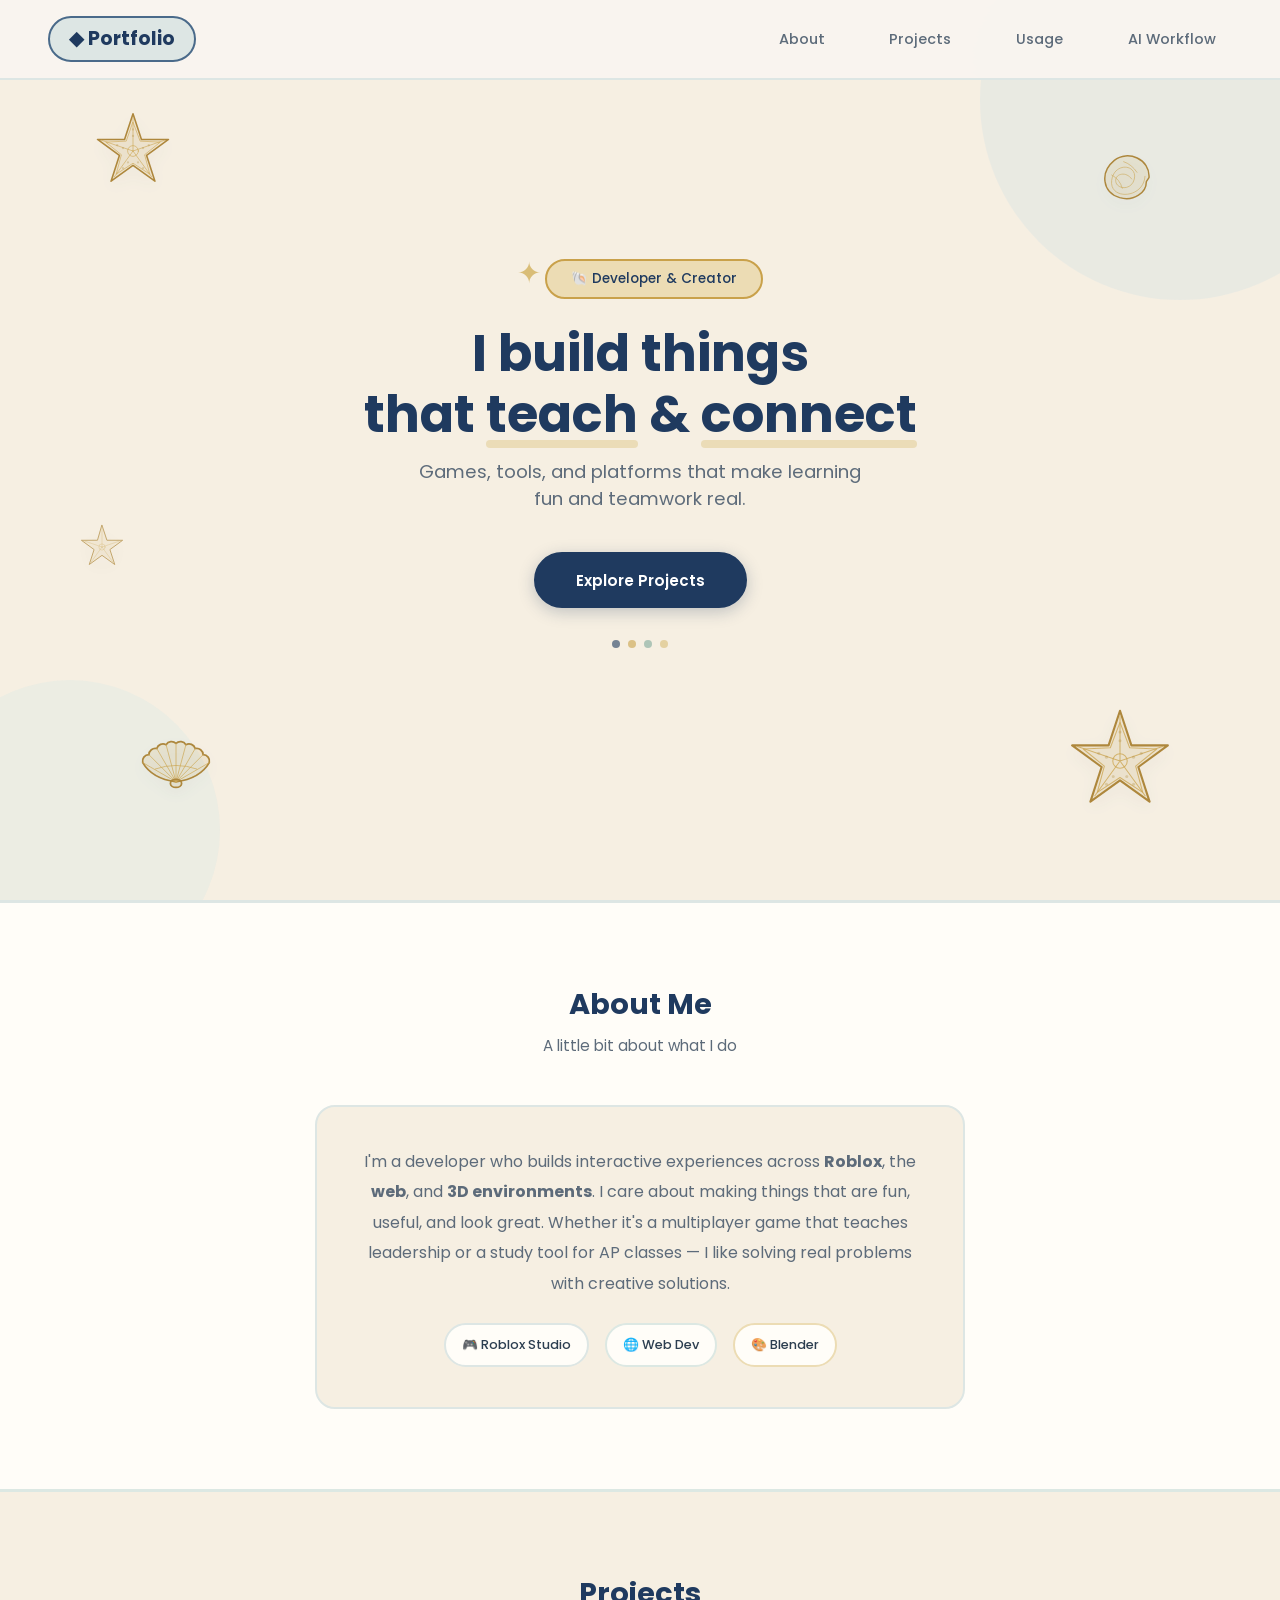
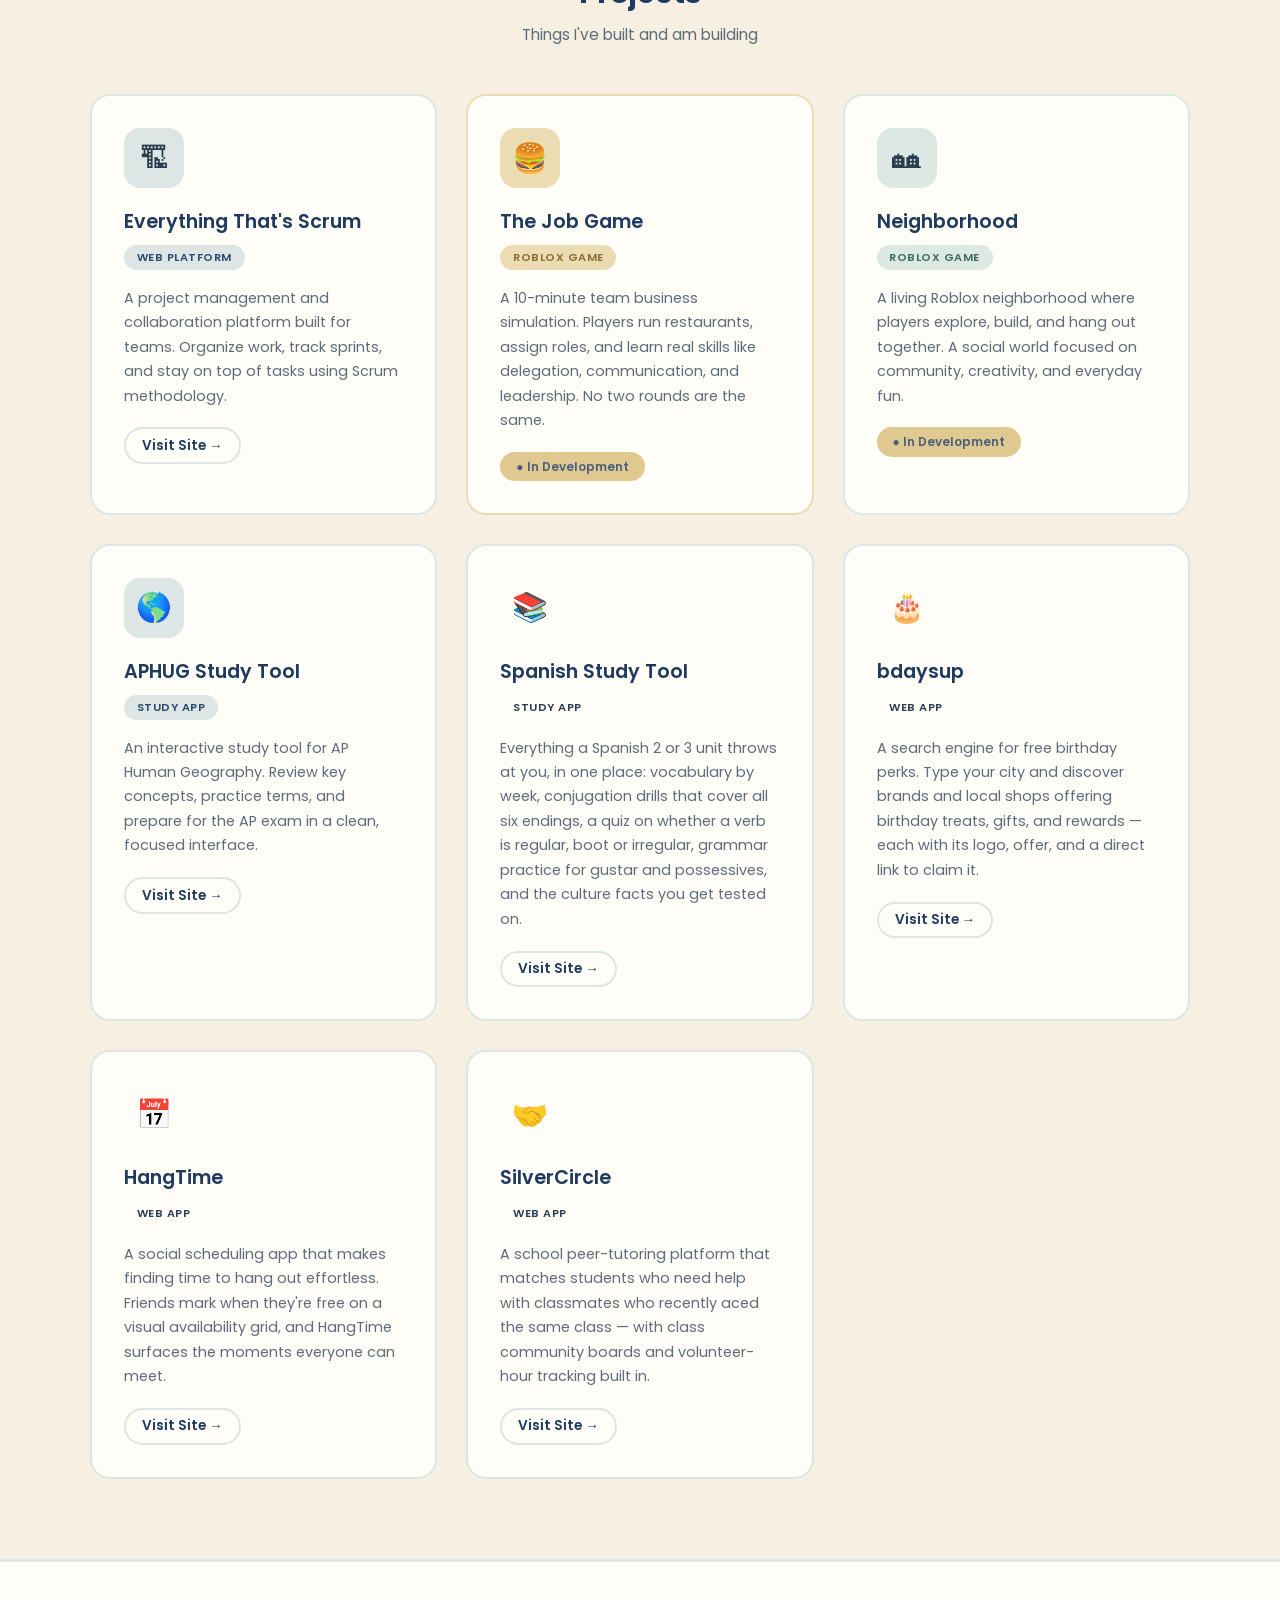
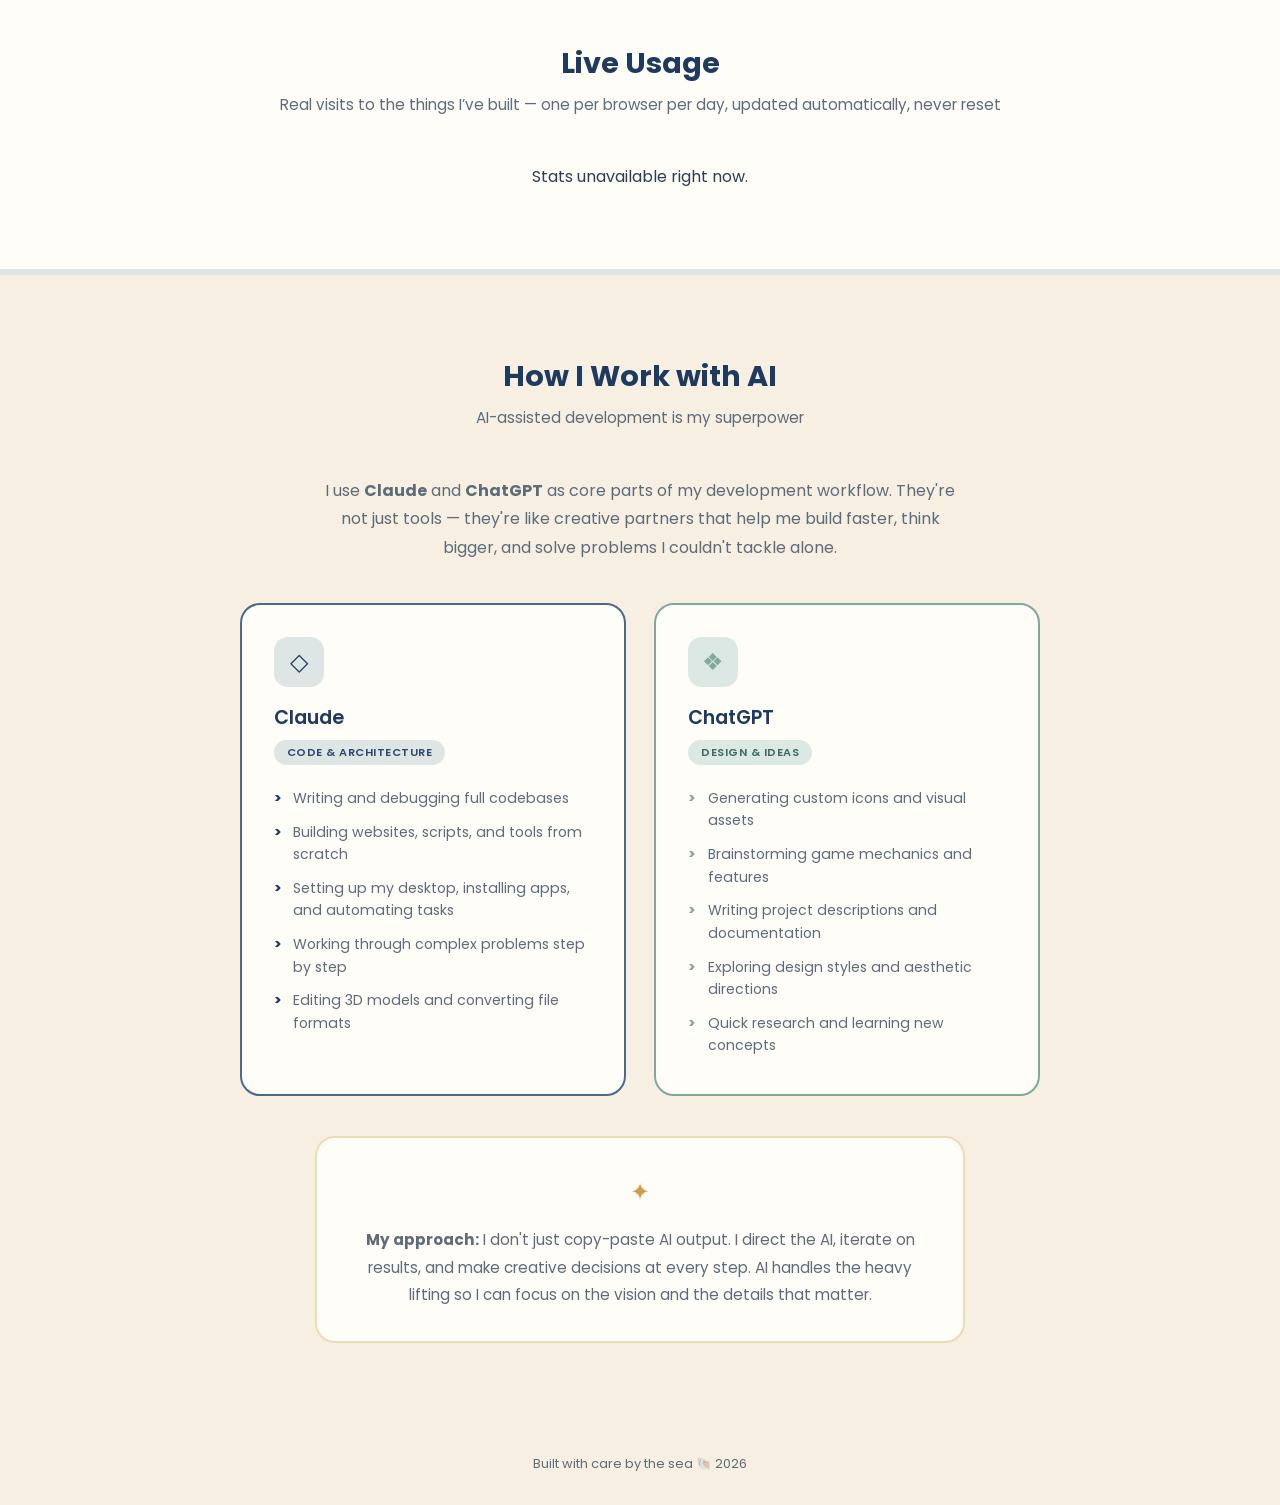
<file: index.html>
<!DOCTYPE html>
<html lang="en">
<head>
    <meta charset="UTF-8">
    <meta name="viewport" content="width=device-width, initial-scale=1.0">
    <title>My Portfolio</title>
    <link rel="stylesheet" href="style.css?v=2">
    <link href="https://fonts.googleapis.com/css2?family=Poppins:wght@300;400;500;600;700&display=swap" rel="stylesheet">
</head>
<body>
    <nav>
        <div class="nav-brand">&#9670; Portfolio</div>
        <div class="nav-links">
            <a href="#about">About</a>
            <a href="#projects">Projects</a>
            <a href="#usage">Usage</a>
            <a href="#ai-workflow">AI Workflow</a>
        </div>
    </nav>

    <section class="hero">
        <!-- Detailed line-art starfish -->
        <svg class="deco sf1" viewBox="0 0 120 120" aria-hidden="true">
            <path class="shape" d="M60 8 L71.8 43.8 L109.5 43.9 L79 66.2 L90.6 102.1 L60 80 L29.4 102.1 L41 66.2 L10.5 43.9 L48.2 43.8 Z"/>
            <path class="trace" d="M60 20 L70 46.25 L98 47.6 L76.2 65.25 L83.5 92.4 L60 77 L36.5 92.4 L43.8 65.25 L22 47.6 L50 46.25 Z"/>
            <path class="trace" d="M60 60 L60 14 M60 60 L104 45 M60 60 L86 96 M60 60 L34 96 M60 60 L16 45"/>
            <circle class="trace" cx="60" cy="60" r="7.5"/>
            <g class="dot">
                <circle cx="60" cy="30" r="1.6"/><circle cx="60" cy="39" r="1.6"/>
                <circle cx="82" cy="52" r="1.6"/><circle cx="74" cy="56" r="1.6"/>
                <circle cx="74" cy="84" r="1.6"/><circle cx="67" cy="76" r="1.6"/>
                <circle cx="46" cy="84" r="1.6"/><circle cx="53" cy="76" r="1.6"/>
                <circle cx="38" cy="52" r="1.6"/><circle cx="46" cy="56" r="1.6"/>
            </g>
        </svg>
        <svg class="deco sf2" viewBox="0 0 120 120" aria-hidden="true">
            <path class="shape" d="M60 8 L71.8 43.8 L109.5 43.9 L79 66.2 L90.6 102.1 L60 80 L29.4 102.1 L41 66.2 L10.5 43.9 L48.2 43.8 Z"/>
            <path class="trace" d="M60 20 L70 46.25 L98 47.6 L76.2 65.25 L83.5 92.4 L60 77 L36.5 92.4 L43.8 65.25 L22 47.6 L50 46.25 Z"/>
            <path class="trace" d="M60 60 L60 14 M60 60 L104 45 M60 60 L86 96 M60 60 L34 96 M60 60 L16 45"/>
            <circle class="trace" cx="60" cy="60" r="7.5"/>
            <g class="dot">
                <circle cx="60" cy="30" r="1.6"/><circle cx="60" cy="39" r="1.6"/>
                <circle cx="82" cy="52" r="1.6"/><circle cx="74" cy="56" r="1.6"/>
                <circle cx="74" cy="84" r="1.6"/><circle cx="67" cy="76" r="1.6"/>
                <circle cx="46" cy="84" r="1.6"/><circle cx="53" cy="76" r="1.6"/>
                <circle cx="38" cy="52" r="1.6"/><circle cx="46" cy="56" r="1.6"/>
            </g>
        </svg>
        <svg class="deco sf3" viewBox="0 0 120 120" aria-hidden="true">
            <path class="shape" d="M60 8 L71.8 43.8 L109.5 43.9 L79 66.2 L90.6 102.1 L60 80 L29.4 102.1 L41 66.2 L10.5 43.9 L48.2 43.8 Z"/>
            <path class="trace" d="M60 60 L60 14 M60 60 L104 45 M60 60 L86 96 M60 60 L34 96 M60 60 L16 45"/>
            <circle class="trace" cx="60" cy="60" r="7.5"/>
        </svg>
        <!-- Ribbed scallop shell -->
        <svg class="deco shell1" viewBox="0 0 120 120" aria-hidden="true">
            <path class="shape" d="M60 96 Q 30 92 18.4 72 A8 8 0 0 1 26.1 62.1 A8 8 0 0 1 36 54.4 A8 8 0 0 1 47.6 49.6 A8 8 0 0 1 60 48 A8 8 0 0 1 72.4 49.6 A8 8 0 0 1 84 54.4 A8 8 0 0 1 93.9 62.1 A8 8 0 0 1 101.6 72 Q 90 92 60 96 Z"/>
            <path class="trace" d="M60 96 L18.4 72 M60 96 L26.1 62.1 M60 96 L36 54.4 M60 96 L47.6 49.6 M60 96 L60 48 M60 96 L72.4 49.6 M60 96 L84 54.4 M60 96 L93.9 62.1 M60 96 L101.6 72"/>
            <path class="trace" d="M34 80 Q 60 71 86 80"/>
            <ellipse class="shape" cx="60" cy="98" rx="7" ry="5"/>
        </svg>
        <!-- Spiral shell -->
        <svg class="deco shell2" viewBox="0 0 120 120" aria-hidden="true">
            <path class="shape" d="M96 64 C 98 36 64 22 44 38 C 22 56 26 86 52 94 C 74 100 92 86 92 70 Z"/>
            <path class="trace" d="M70 66 C 62 54 46 58 46 68 C 46 82 70 84 74 66 C 79 44 44 40 40 68 C 36 98 88 96 90 62"/>
            <path class="trace" d="M58 40 Q 70 44 78 56 M40 60 Q 52 66 56 80"/>
        </svg>
        <div class="hero-content">
            <span class="sparkle">&#10022;</span>
            <div class="hero-badge">&#128026; Developer &amp; Creator</div>
            <h1>I build things<br>that <span class="highlight">teach</span> &amp; <span class="highlight">connect</span></h1>
            <p class="subtitle">Games, tools, and platforms that make learning fun and teamwork real.</p>
            <a href="#projects" class="cta-btn">Explore Projects</a>
            <div class="dots">
                <div class="dot"></div>
                <div class="dot"></div>
                <div class="dot"></div>
                <div class="dot"></div>
            </div>
        </div>
    </section>

    <section id="about" class="about">
        <h2>About Me</h2>
        <p class="section-sub">A little bit about what I do</p>
        <div class="about-card">
            <p>I'm a developer who builds interactive experiences across <strong>Roblox</strong>, the <strong>web</strong>, and <strong>3D environments</strong>. I care about making things that are fun, useful, and look great. Whether it's a multiplayer game that teaches leadership or a study tool for AP classes &mdash; I like solving real problems with creative solutions.</p>
            <div class="icon-row">
                <span class="skill-badge">&#127918; Roblox Studio</span>
                <span class="skill-badge green">&#127760; Web Dev</span>
                <span class="skill-badge orange">&#127912; Blender</span>
            </div>
        </div>
    </section>

    <section id="projects" class="projects">
        <h2>Projects</h2>
        <p class="section-sub">Things I've built and am building</p>
        <div class="project-grid">

            <div class="project-card">
                <div class="project-icon-wrap">&#127959;</div>
                <h3>Everything That's Scrum</h3>
                <span class="project-tag">Web Platform</span>
                <p>A project management and collaboration platform built for teams. Organize work, track sprints, and stay on top of tasks using Scrum methodology.</p>
                <a href="https://everythingthatsscrum.meckman.org/" target="_blank" class="project-link">Visit Site &#8594;</a>
            </div>

            <div class="project-card">
                <div class="project-icon-wrap">&#127828;</div>
                <h3>The Job Game</h3>
                <span class="project-tag">Roblox Game</span>
                <p>A 10-minute team business simulation. Players run restaurants, assign roles, and learn real skills like delegation, communication, and leadership. No two rounds are the same.</p>
                <span class="project-status">&#9679; In Development</span>
            </div>

            <div class="project-card">
                <div class="project-icon-wrap">&#127960;</div>
                <h3>Neighborhood</h3>
                <span class="project-tag">Roblox Game</span>
                <p>A living Roblox neighborhood where players explore, build, and hang out together. A social world focused on community, creativity, and everyday fun.</p>
                <span class="project-status">&#9679; In Development</span>
            </div>

            <div class="project-card">
                <div class="project-icon-wrap">&#127758;</div>
                <h3>APHUG Study Tool</h3>
                <span class="project-tag">Study App</span>
                <p>An interactive study tool for AP Human Geography. Review key concepts, practice terms, and prepare for the AP exam in a clean, focused interface.</p>
                <a href="https://meckman2025.github.io/AP-HUG-Study-Tool/" target="_blank" class="project-link">Visit Site &#8594;</a>
            </div>

            <div class="project-card">
                <div class="project-icon-wrap">&#128218;</div>
                <h3>Spanish Study Tool</h3>
                <span class="project-tag">Study App</span>
                <p>Everything a Spanish 2 or 3 unit throws at you, in one place: vocabulary by week, conjugation drills that cover all six endings, a quiz on whether a verb is regular, boot or irregular, grammar practice for gustar and possessives, and the culture facts you get tested on.</p>
                <a href="https://meckman2025.github.io/Spanish-3-Study-Tool/" target="_blank" class="project-link">Visit Site &#8594;</a>
            </div>

            <div class="project-card">
                <div class="project-icon-wrap">&#127874;</div>
                <h3>bdaysup</h3>
                <span class="project-tag">Web App</span>
                <p>A search engine for free birthday perks. Type your city and discover brands and local shops offering birthday treats, gifts, and rewards &mdash; each with its logo, offer, and a direct link to claim it.</p>
                <a href="https://bdaysup.vercel.app/" target="_blank" class="project-link">Visit Site &#8594;</a>
            </div>

            <div class="project-card">
                <div class="project-icon-wrap">&#128197;</div>
                <h3>HangTime</h3>
                <span class="project-tag">Web App</span>
                <p>A social scheduling app that makes finding time to hang out effortless. Friends mark when they're free on a visual availability grid, and HangTime surfaces the moments everyone can meet.</p>
                <a href="https://hangtime-omega.vercel.app/" target="_blank" class="project-link">Visit Site &#8594;</a>
            </div>

            <div class="project-card">
                <div class="project-icon-wrap">&#129309;</div>
                <h3>SilverCircle</h3>
                <span class="project-tag">Web App</span>
                <p>A school peer-tutoring platform that matches students who need help with classmates who recently aced the same class &mdash; with class community boards and volunteer-hour tracking built in.</p>
                <a href="https://meckman2025.github.io/SilverCircle/" target="_blank" class="project-link">Visit Site &#8594;</a>
            </div>

        </div>
    </section>

    <section id="usage" class="usage">
        <h2>Live Usage</h2>
        <p class="section-sub">Real visits to the things I&rsquo;ve built &mdash; one per browser per day, updated automatically, never reset</p>
        <div id="usage-cards">Loading&hellip;</div>
    </section>

    <section id="ai-workflow" class="ai-workflow">
        <h2>How I Work with AI</h2>
        <p class="section-sub">AI-assisted development is my superpower</p>
        <div class="ai-intro">
            <p>I use <strong>Claude</strong> and <strong>ChatGPT</strong> as core parts of my development workflow. They're not just tools &mdash; they're like creative partners that help me build faster, think bigger, and solve problems I couldn't tackle alone.</p>
        </div>
        <div class="ai-grid">
            <div class="ai-card claude">
                <div class="ai-icon-wrap">&#9671;</div>
                <h3>Claude</h3>
                <span class="ai-tag">Code &amp; Architecture</span>
                <ul>
                    <li>Writing and debugging full codebases</li>
                    <li>Building websites, scripts, and tools from scratch</li>
                    <li>Setting up my desktop, installing apps, and automating tasks</li>
                    <li>Working through complex problems step by step</li>
                    <li>Editing 3D models and converting file formats</li>
                </ul>
            </div>
            <div class="ai-card chatgpt">
                <div class="ai-icon-wrap">&#10070;</div>
                <h3>ChatGPT</h3>
                <span class="ai-tag">Design &amp; Ideas</span>
                <ul>
                    <li>Generating custom icons and visual assets</li>
                    <li>Brainstorming game mechanics and features</li>
                    <li>Writing project descriptions and documentation</li>
                    <li>Exploring design styles and aesthetic directions</li>
                    <li>Quick research and learning new concepts</li>
                </ul>
            </div>
        </div>
        <div class="ai-philosophy">
            <div class="philosophy-icon">&#10022;</div>
            <p><strong>My approach:</strong> I don't just copy-paste AI output. I direct the AI, iterate on results, and make creative decisions at every step. AI handles the heavy lifting so I can focus on the vision and the details that matter.</p>
        </div>
    </section>

    <footer>
        <p>Built with care by the sea &#128026; 2026</p>
    </footer>

    <script src="script.js?v=2"></script>
</body>
</html>
</file>
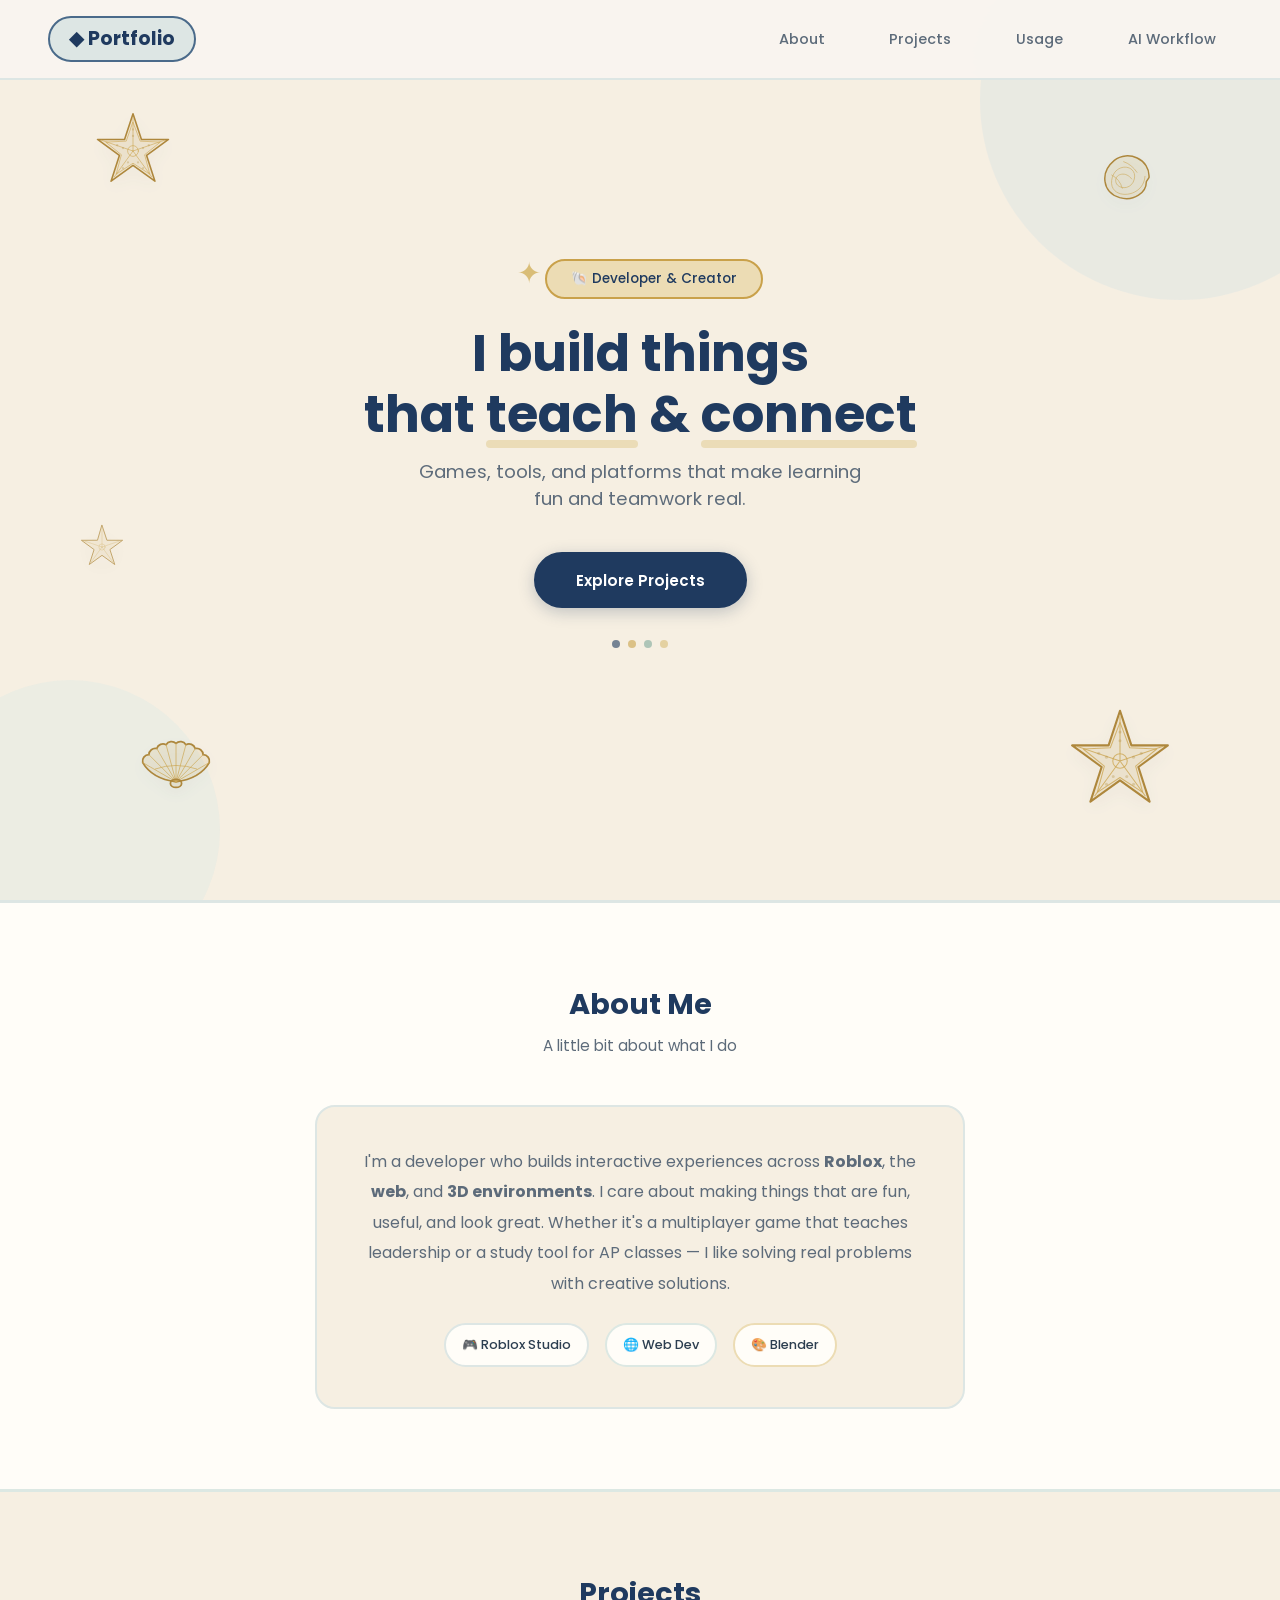
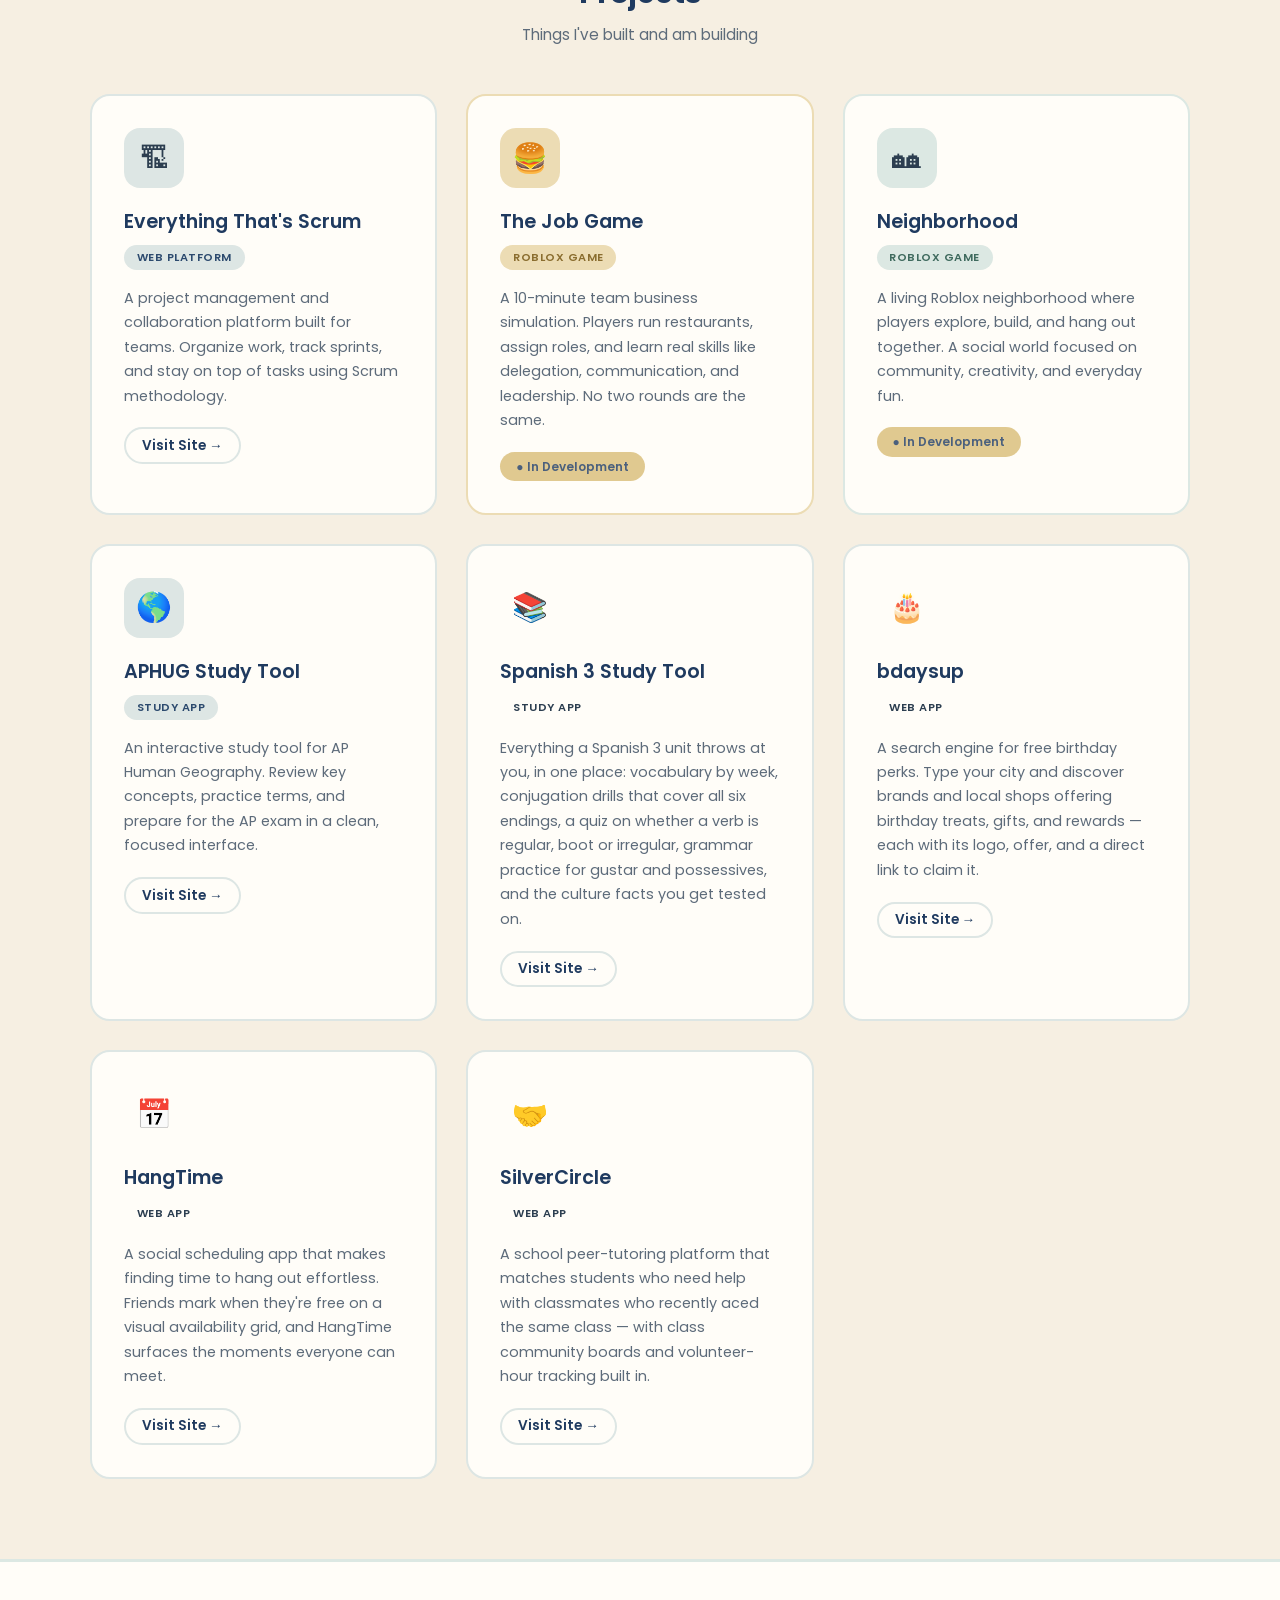
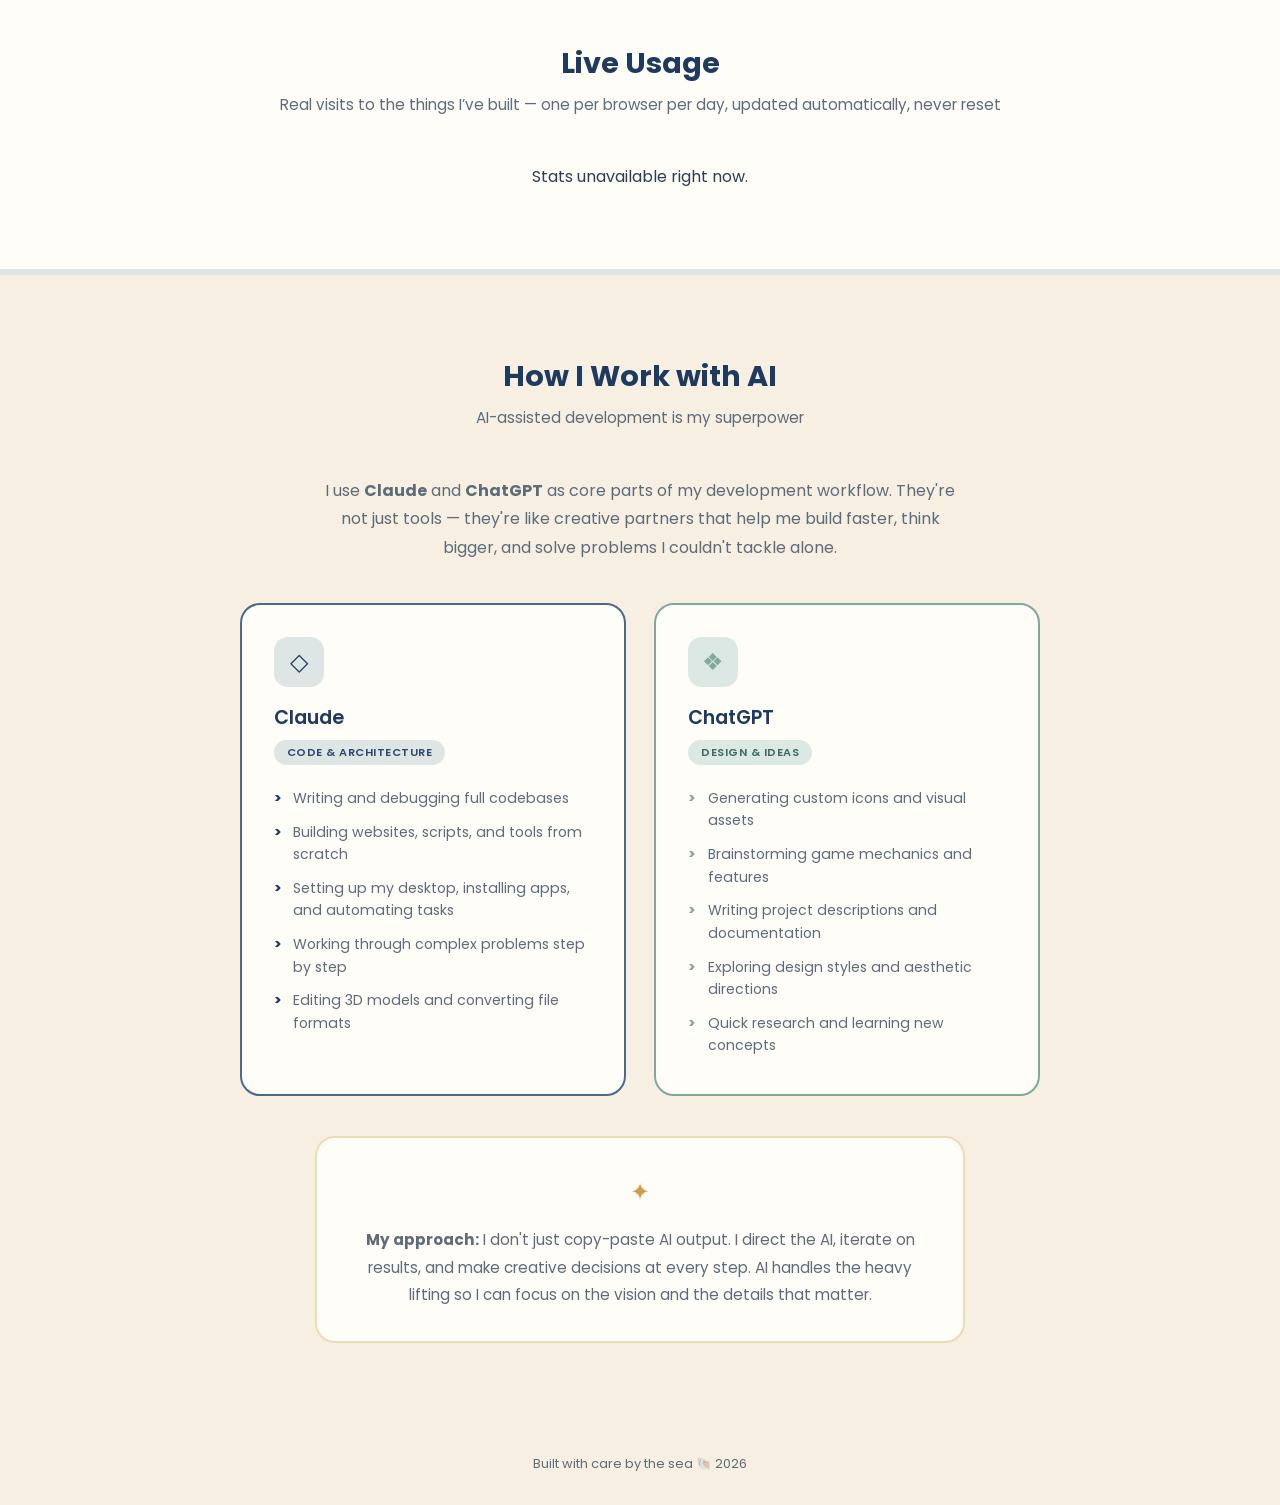
<file: templates/summer/index.html>
<!DOCTYPE html>
<html lang="en">
<head>
    <meta charset="UTF-8">
    <meta name="viewport" content="width=device-width, initial-scale=1.0">
    <title>My Portfolio</title>
    <link rel="stylesheet" href="style.css?v=2">
    <link href="https://fonts.googleapis.com/css2?family=Poppins:wght@300;400;500;600;700&display=swap" rel="stylesheet">
</head>
<body>
    <nav>
        <div class="nav-brand">&#9670; Portfolio</div>
        <div class="nav-links">
            <a href="#about">About</a>
            <a href="#projects">Projects</a>
            <a href="#usage">Usage</a>
            <a href="#ai-workflow">AI Workflow</a>
        </div>
    </nav>

    <section class="hero">
        <!-- Detailed line-art starfish -->
        <svg class="deco sf1" viewBox="0 0 120 120" aria-hidden="true">
            <path class="shape" d="M60 8 L71.8 43.8 L109.5 43.9 L79 66.2 L90.6 102.1 L60 80 L29.4 102.1 L41 66.2 L10.5 43.9 L48.2 43.8 Z"/>
            <path class="trace" d="M60 20 L70 46.25 L98 47.6 L76.2 65.25 L83.5 92.4 L60 77 L36.5 92.4 L43.8 65.25 L22 47.6 L50 46.25 Z"/>
            <path class="trace" d="M60 60 L60 14 M60 60 L104 45 M60 60 L86 96 M60 60 L34 96 M60 60 L16 45"/>
            <circle class="trace" cx="60" cy="60" r="7.5"/>
            <g class="dot">
                <circle cx="60" cy="30" r="1.6"/><circle cx="60" cy="39" r="1.6"/>
                <circle cx="82" cy="52" r="1.6"/><circle cx="74" cy="56" r="1.6"/>
                <circle cx="74" cy="84" r="1.6"/><circle cx="67" cy="76" r="1.6"/>
                <circle cx="46" cy="84" r="1.6"/><circle cx="53" cy="76" r="1.6"/>
                <circle cx="38" cy="52" r="1.6"/><circle cx="46" cy="56" r="1.6"/>
            </g>
        </svg>
        <svg class="deco sf2" viewBox="0 0 120 120" aria-hidden="true">
            <path class="shape" d="M60 8 L71.8 43.8 L109.5 43.9 L79 66.2 L90.6 102.1 L60 80 L29.4 102.1 L41 66.2 L10.5 43.9 L48.2 43.8 Z"/>
            <path class="trace" d="M60 20 L70 46.25 L98 47.6 L76.2 65.25 L83.5 92.4 L60 77 L36.5 92.4 L43.8 65.25 L22 47.6 L50 46.25 Z"/>
            <path class="trace" d="M60 60 L60 14 M60 60 L104 45 M60 60 L86 96 M60 60 L34 96 M60 60 L16 45"/>
            <circle class="trace" cx="60" cy="60" r="7.5"/>
            <g class="dot">
                <circle cx="60" cy="30" r="1.6"/><circle cx="60" cy="39" r="1.6"/>
                <circle cx="82" cy="52" r="1.6"/><circle cx="74" cy="56" r="1.6"/>
                <circle cx="74" cy="84" r="1.6"/><circle cx="67" cy="76" r="1.6"/>
                <circle cx="46" cy="84" r="1.6"/><circle cx="53" cy="76" r="1.6"/>
                <circle cx="38" cy="52" r="1.6"/><circle cx="46" cy="56" r="1.6"/>
            </g>
        </svg>
        <svg class="deco sf3" viewBox="0 0 120 120" aria-hidden="true">
            <path class="shape" d="M60 8 L71.8 43.8 L109.5 43.9 L79 66.2 L90.6 102.1 L60 80 L29.4 102.1 L41 66.2 L10.5 43.9 L48.2 43.8 Z"/>
            <path class="trace" d="M60 60 L60 14 M60 60 L104 45 M60 60 L86 96 M60 60 L34 96 M60 60 L16 45"/>
            <circle class="trace" cx="60" cy="60" r="7.5"/>
        </svg>
        <!-- Ribbed scallop shell -->
        <svg class="deco shell1" viewBox="0 0 120 120" aria-hidden="true">
            <path class="shape" d="M60 96 Q 30 92 18.4 72 A8 8 0 0 1 26.1 62.1 A8 8 0 0 1 36 54.4 A8 8 0 0 1 47.6 49.6 A8 8 0 0 1 60 48 A8 8 0 0 1 72.4 49.6 A8 8 0 0 1 84 54.4 A8 8 0 0 1 93.9 62.1 A8 8 0 0 1 101.6 72 Q 90 92 60 96 Z"/>
            <path class="trace" d="M60 96 L18.4 72 M60 96 L26.1 62.1 M60 96 L36 54.4 M60 96 L47.6 49.6 M60 96 L60 48 M60 96 L72.4 49.6 M60 96 L84 54.4 M60 96 L93.9 62.1 M60 96 L101.6 72"/>
            <path class="trace" d="M34 80 Q 60 71 86 80"/>
            <ellipse class="shape" cx="60" cy="98" rx="7" ry="5"/>
        </svg>
        <!-- Spiral shell -->
        <svg class="deco shell2" viewBox="0 0 120 120" aria-hidden="true">
            <path class="shape" d="M96 64 C 98 36 64 22 44 38 C 22 56 26 86 52 94 C 74 100 92 86 92 70 Z"/>
            <path class="trace" d="M70 66 C 62 54 46 58 46 68 C 46 82 70 84 74 66 C 79 44 44 40 40 68 C 36 98 88 96 90 62"/>
            <path class="trace" d="M58 40 Q 70 44 78 56 M40 60 Q 52 66 56 80"/>
        </svg>
        <div class="hero-content">
            <span class="sparkle">&#10022;</span>
            <div class="hero-badge">&#128026; Developer &amp; Creator</div>
            <h1>I build things<br>that <span class="highlight">teach</span> &amp; <span class="highlight">connect</span></h1>
            <p class="subtitle">Games, tools, and platforms that make learning fun and teamwork real.</p>
            <a href="#projects" class="cta-btn">Explore Projects</a>
            <div class="dots">
                <div class="dot"></div>
                <div class="dot"></div>
                <div class="dot"></div>
                <div class="dot"></div>
            </div>
        </div>
    </section>

    <section id="about" class="about">
        <h2>About Me</h2>
        <p class="section-sub">A little bit about what I do</p>
        <div class="about-card">
            <p>I'm a developer who builds interactive experiences across <strong>Roblox</strong>, the <strong>web</strong>, and <strong>3D environments</strong>. I care about making things that are fun, useful, and look great. Whether it's a multiplayer game that teaches leadership or a study tool for AP classes &mdash; I like solving real problems with creative solutions.</p>
            <div class="icon-row">
                <span class="skill-badge">&#127918; Roblox Studio</span>
                <span class="skill-badge green">&#127760; Web Dev</span>
                <span class="skill-badge orange">&#127912; Blender</span>
            </div>
        </div>
    </section>

    <section id="projects" class="projects">
        <h2>Projects</h2>
        <p class="section-sub">Things I've built and am building</p>
        <div class="project-grid">

            <div class="project-card">
                <div class="project-icon-wrap">&#127959;</div>
                <h3>Everything That's Scrum</h3>
                <span class="project-tag">Web Platform</span>
                <p>A project management and collaboration platform built for teams. Organize work, track sprints, and stay on top of tasks using Scrum methodology.</p>
                <a href="https://everythingthatsscrum.meckman.org/" target="_blank" class="project-link">Visit Site &#8594;</a>
            </div>

            <div class="project-card">
                <div class="project-icon-wrap">&#127828;</div>
                <h3>The Job Game</h3>
                <span class="project-tag">Roblox Game</span>
                <p>A 10-minute team business simulation. Players run restaurants, assign roles, and learn real skills like delegation, communication, and leadership. No two rounds are the same.</p>
                <span class="project-status">&#9679; In Development</span>
            </div>

            <div class="project-card">
                <div class="project-icon-wrap">&#127960;</div>
                <h3>Neighborhood</h3>
                <span class="project-tag">Roblox Game</span>
                <p>A living Roblox neighborhood where players explore, build, and hang out together. A social world focused on community, creativity, and everyday fun.</p>
                <span class="project-status">&#9679; In Development</span>
            </div>

            <div class="project-card">
                <div class="project-icon-wrap">&#127758;</div>
                <h3>APHUG Study Tool</h3>
                <span class="project-tag">Study App</span>
                <p>An interactive study tool for AP Human Geography. Review key concepts, practice terms, and prepare for the AP exam in a clean, focused interface.</p>
                <a href="https://meckman2025.github.io/AP-HUG-Study-Tool/" target="_blank" class="project-link">Visit Site &#8594;</a>
            </div>

            <div class="project-card">
                <div class="project-icon-wrap">&#128218;</div>
                <h3>Spanish 3 Study Tool</h3>
                <span class="project-tag">Study App</span>
                <p>Everything a Spanish 3 unit throws at you, in one place: vocabulary by week, conjugation drills that cover all six endings, a quiz on whether a verb is regular, boot or irregular, grammar practice for gustar and possessives, and the culture facts you get tested on.</p>
                <a href="https://meckman2025.github.io/Spanish-3-Study-Tool/" target="_blank" class="project-link">Visit Site &#8594;</a>
            </div>

            <div class="project-card">
                <div class="project-icon-wrap">&#127874;</div>
                <h3>bdaysup</h3>
                <span class="project-tag">Web App</span>
                <p>A search engine for free birthday perks. Type your city and discover brands and local shops offering birthday treats, gifts, and rewards &mdash; each with its logo, offer, and a direct link to claim it.</p>
                <a href="https://bdaysup.vercel.app/" target="_blank" class="project-link">Visit Site &#8594;</a>
            </div>

            <div class="project-card">
                <div class="project-icon-wrap">&#128197;</div>
                <h3>HangTime</h3>
                <span class="project-tag">Web App</span>
                <p>A social scheduling app that makes finding time to hang out effortless. Friends mark when they're free on a visual availability grid, and HangTime surfaces the moments everyone can meet.</p>
                <a href="https://hangtime-omega.vercel.app/" target="_blank" class="project-link">Visit Site &#8594;</a>
            </div>

            <div class="project-card">
                <div class="project-icon-wrap">&#129309;</div>
                <h3>SilverCircle</h3>
                <span class="project-tag">Web App</span>
                <p>A school peer-tutoring platform that matches students who need help with classmates who recently aced the same class &mdash; with class community boards and volunteer-hour tracking built in.</p>
                <a href="https://meckman2025.github.io/SilverCircle/" target="_blank" class="project-link">Visit Site &#8594;</a>
            </div>

        </div>
    </section>

    <section id="usage" class="usage">
        <h2>Live Usage</h2>
        <p class="section-sub">Real visits to the things I&rsquo;ve built &mdash; one per browser per day, updated automatically, never reset</p>
        <div id="usage-cards">Loading&hellip;</div>
    </section>

    <section id="ai-workflow" class="ai-workflow">
        <h2>How I Work with AI</h2>
        <p class="section-sub">AI-assisted development is my superpower</p>
        <div class="ai-intro">
            <p>I use <strong>Claude</strong> and <strong>ChatGPT</strong> as core parts of my development workflow. They're not just tools &mdash; they're like creative partners that help me build faster, think bigger, and solve problems I couldn't tackle alone.</p>
        </div>
        <div class="ai-grid">
            <div class="ai-card claude">
                <div class="ai-icon-wrap">&#9671;</div>
                <h3>Claude</h3>
                <span class="ai-tag">Code &amp; Architecture</span>
                <ul>
                    <li>Writing and debugging full codebases</li>
                    <li>Building websites, scripts, and tools from scratch</li>
                    <li>Setting up my desktop, installing apps, and automating tasks</li>
                    <li>Working through complex problems step by step</li>
                    <li>Editing 3D models and converting file formats</li>
                </ul>
            </div>
            <div class="ai-card chatgpt">
                <div class="ai-icon-wrap">&#10070;</div>
                <h3>ChatGPT</h3>
                <span class="ai-tag">Design &amp; Ideas</span>
                <ul>
                    <li>Generating custom icons and visual assets</li>
                    <li>Brainstorming game mechanics and features</li>
                    <li>Writing project descriptions and documentation</li>
                    <li>Exploring design styles and aesthetic directions</li>
                    <li>Quick research and learning new concepts</li>
                </ul>
            </div>
        </div>
        <div class="ai-philosophy">
            <div class="philosophy-icon">&#10022;</div>
            <p><strong>My approach:</strong> I don't just copy-paste AI output. I direct the AI, iterate on results, and make creative decisions at every step. AI handles the heavy lifting so I can focus on the vision and the details that matter.</p>
        </div>
    </section>

    <footer>
        <p>Built with care by the sea &#128026; 2026</p>
    </footer>

    <script src="script.js?v=2"></script>
</body>
</html>
</file>
<file: style.css>
* {
    margin: 0;
    padding: 0;
    box-sizing: border-box;
}

:root {
    /* Coastal grandmother palette: navy + gold + beige + soft seafoam */
    --blue: #1f3a5f;          /* deep navy (primary) */
    --blue-light: #dde6e4;    /* soft seafoam-sand tint */
    --blue-soft: #4a6a8a;     /* muted navy */
    --green: #7fa99b;         /* seafoam accent */
    --green-light: #dce8e3;   /* pale seafoam */
    --orange: #c9a14a;        /* warm gold */
    --orange-light: #ecdcb4;  /* light gold/sand */
    --yellow: #d9bd77;        /* soft gold */
    --pink-soft: #d9bd77;
    --cream: #f6efe2;         /* sandy beige */
    --card: #fffdf8;          /* warm white */
    --text: #2c3e50;          /* deep slate-navy */
    --text-soft: #5d6b7a;
    --outline: #1f3a5f;       /* navy */
    --shadow: rgba(31, 58, 95, 0.12);
    --radius: 20px;
}

body {
    font-family: 'Poppins', sans-serif;
    background: linear-gradient(180deg, #f8f1e4 0%, var(--cream) 100%);
    color: var(--text);
    overflow-x: hidden;
}

/* COASTAL LINE-ART DECORATIONS (starfish + seashells) */
.deco {
    position: absolute;
    z-index: 1;
    pointer-events: none;
    opacity: 0.92;
    animation: sway 8s ease-in-out infinite;
    filter: drop-shadow(0 6px 9px rgba(31, 58, 95, 0.10));
}

/* the soft sandy "paper" body of each illustration */
.deco .shape {
    fill: rgba(201, 161, 74, 0.13);
    stroke: #a87f2f;
    stroke-width: 2.2;
    stroke-linejoin: round;
    stroke-linecap: round;
}

/* the fine traced ink lines: inner outline, ridges, growth lines */
.deco .trace {
    fill: none;
    stroke: #c9a14a;
    stroke-width: 1.1;
    stroke-linejoin: round;
    stroke-linecap: round;
    opacity: 0.8;
}

/* stippled texture dots */
.deco .dot circle { fill: #a87f2f; opacity: 0.5; }

/* placement around the hero */
.sf1    { top: 12%;   left: 7%;   width: 86px;  --rot: -14deg; animation-delay: 0s; }
.sf2    { bottom: 9%; right: 8%;  width: 116px; --rot: 16deg;  animation-delay: 1.2s; }
.sf3    { top: 58%;   left: 6%;   width: 50px;  --rot: 6deg;   animation-delay: 3s; opacity: 0.7; }
.shell1 { bottom: 11%; left: 10%; width: 96px;  --rot: -8deg;  animation-delay: 2s; }
.shell2 { top: 15%;   right: 9%;  width: 80px;  --rot: 10deg;  animation-delay: 0.6s; }

@keyframes sway {
    0%, 100% { transform: translateY(0) rotate(var(--rot, 0deg)); }
    50% { transform: translateY(-12px) rotate(calc(var(--rot, 0deg) + 5deg)); }
}

@media (max-width: 768px) {
    .sf3, .shell2 { display: none; }
    .deco { opacity: 0.7; }
}

/* NAV */
nav {
    position: fixed;
    top: 0;
    width: 100%;
    display: flex;
    justify-content: space-between;
    align-items: center;
    padding: 1rem 3rem;
    background: rgba(249, 245, 240, 0.92);
    backdrop-filter: blur(16px);
    z-index: 100;
    border-bottom: 2px solid var(--blue-light);
}

.nav-brand {
    font-size: 1.2rem;
    font-weight: 700;
    color: var(--outline);
    background: var(--blue-light);
    padding: 0.4rem 1.2rem;
    border-radius: 30px;
    border: 2px solid var(--blue-soft);
}

.nav-links a {
    text-decoration: none;
    color: var(--text-soft);
    margin-left: 1.8rem;
    font-size: 0.9rem;
    font-weight: 500;
    padding: 0.4rem 1rem;
    border-radius: 30px;
    transition: all 0.3s;
}

.nav-links a:hover {
    background: var(--blue-light);
    color: var(--text);
}

/* HERO */
.hero {
    min-height: 100vh;
    display: flex;
    align-items: center;
    justify-content: center;
    text-align: center;
    background: var(--cream);
    position: relative;
    overflow: hidden;
}

.hero::before {
    content: '';
    position: absolute;
    top: -100px;
    right: -100px;
    width: 400px;
    height: 400px;
    background: var(--blue-light);
    border-radius: 50%;
    opacity: 0.5;
}

.hero::after {
    content: '';
    position: absolute;
    bottom: -80px;
    left: -80px;
    width: 300px;
    height: 300px;
    background: var(--green-light);
    border-radius: 50%;
    opacity: 0.4;
}

.hero-content {
    position: relative;
    z-index: 2;
}

.hero-badge {
    display: inline-block;
    background: var(--orange-light);
    color: var(--outline);
    padding: 0.5rem 1.5rem;
    border-radius: 30px;
    font-size: 0.85rem;
    font-weight: 500;
    margin-bottom: 1.5rem;
    border: 2px solid var(--orange);
}

.sparkle {
    font-size: 1.8rem;
    color: var(--yellow);
    margin-bottom: 1rem;
    animation: float 3s ease-in-out infinite;
    display: inline-block;
}

@keyframes float {
    0%, 100% { transform: translateY(0); }
    50% { transform: translateY(-8px); }
}

.hero h1 {
    font-size: 3.2rem;
    font-weight: 700;
    margin-bottom: 0.8rem;
    color: var(--outline);
    line-height: 1.2;
}

.highlight {
    color: var(--blue);
    position: relative;
}

.highlight::after {
    content: '';
    position: absolute;
    bottom: 2px;
    left: 0;
    right: 0;
    height: 8px;
    background: var(--yellow);
    opacity: 0.4;
    border-radius: 4px;
    z-index: -1;
}

.subtitle {
    font-size: 1.15rem;
    color: var(--text-soft);
    font-weight: 400;
    margin-bottom: 2.5rem;
    max-width: 450px;
    margin-left: auto;
    margin-right: auto;
}

.cta-btn {
    display: inline-block;
    padding: 0.9rem 2.5rem;
    background: var(--blue);
    color: white;
    text-decoration: none;
    border-radius: 50px;
    font-weight: 600;
    font-size: 0.95rem;
    transition: all 0.3s;
    border: 2px solid var(--blue);
    box-shadow: 0 4px 16px rgba(31, 58, 95, 0.25);
}

.cta-btn:hover {
    transform: translateY(-3px);
    box-shadow: 0 8px 25px rgba(31, 58, 95, 0.35);
    background: #16293f;
}

/* DECORATIVE DOTS */
.dots {
    display: flex;
    justify-content: center;
    gap: 8px;
    margin-top: 2rem;
}

.dot {
    width: 8px;
    height: 8px;
    border-radius: 50%;
    opacity: 0.6;
}

.dot:nth-child(1) { background: var(--blue); }
.dot:nth-child(2) { background: var(--orange); }
.dot:nth-child(3) { background: var(--green); }
.dot:nth-child(4) { background: var(--yellow); }

/* SECTIONS */
section {
    padding: 5rem 3rem;
}

h2 {
    text-align: center;
    font-size: 1.8rem;
    font-weight: 700;
    margin-bottom: 0.5rem;
    color: var(--outline);
}

.section-sub {
    text-align: center;
    color: var(--text-soft);
    font-size: 0.95rem;
    margin-bottom: 3rem;
}

/* ABOUT */
.about {
    background: var(--card);
    border-top: 3px solid var(--blue-light);
    border-bottom: 3px solid var(--green-light);
}

.about-card {
    max-width: 650px;
    margin: 0 auto;
    padding: 2.5rem;
    background: var(--cream);
    border-radius: var(--radius);
    border: 2px solid var(--blue-light);
    text-align: center;
    line-height: 1.9;
    color: var(--text-soft);
    font-size: 1rem;
    position: relative;
}

.about-card .icon-row {
    display: flex;
    justify-content: center;
    gap: 1rem;
    margin-top: 1.5rem;
}

.skill-badge {
    display: inline-flex;
    align-items: center;
    gap: 0.4rem;
    background: var(--card);
    padding: 0.5rem 1rem;
    border-radius: 30px;
    font-size: 0.8rem;
    font-weight: 500;
    color: var(--text);
    border: 2px solid var(--blue-light);
}

.skill-badge.green { border-color: var(--green-light); }
.skill-badge.orange { border-color: var(--orange-light); }

/* PROJECTS */
.projects {
    background: var(--cream);
}

.project-grid {
    display: grid;
    grid-template-columns: repeat(auto-fit, minmax(320px, 1fr));
    gap: 1.8rem;
    max-width: 1100px;
    margin: 0 auto;
}

.project-card {
    background: var(--card);
    border-radius: var(--radius);
    padding: 2rem;
    border: 2px solid var(--blue-light);
    transition: transform 0.3s, box-shadow 0.3s;
    position: relative;
}

.project-card:nth-child(2) { border-color: var(--orange-light); }
.project-card:nth-child(3) { border-color: var(--green-light); }
.project-card:nth-child(4) { border-color: var(--blue-light); }

.project-card:hover {
    transform: translateY(-4px);
    box-shadow: 0 8px 30px var(--shadow);
}

.project-icon-wrap {
    width: 60px;
    height: 60px;
    border-radius: 16px;
    display: flex;
    align-items: center;
    justify-content: center;
    font-size: 1.8rem;
    margin-bottom: 1.2rem;
}

.project-card:nth-child(1) .project-icon-wrap { background: var(--blue-light); }
.project-card:nth-child(2) .project-icon-wrap { background: var(--orange-light); }
.project-card:nth-child(3) .project-icon-wrap { background: var(--green-light); }
.project-card:nth-child(4) .project-icon-wrap { background: var(--blue-light); }

.project-card h3 {
    font-size: 1.2rem;
    font-weight: 600;
    margin-bottom: 0.4rem;
    color: var(--outline);
}

.project-tag {
    display: inline-block;
    font-size: 0.7rem;
    font-weight: 600;
    text-transform: uppercase;
    letter-spacing: 0.5px;
    padding: 0.25rem 0.8rem;
    border-radius: 20px;
    margin-bottom: 1rem;
}

.project-card:nth-child(1) .project-tag { background: var(--blue-light); color: #2c4a6e; }
.project-card:nth-child(2) .project-tag { background: var(--orange-light); color: #8a6d2f; }
.project-card:nth-child(3) .project-tag { background: var(--green-light); color: #3f6a5e; }
.project-card:nth-child(4) .project-tag { background: var(--blue-light); color: #2c4a6e; }

.project-card p {
    color: var(--text-soft);
    line-height: 1.7;
    font-size: 0.9rem;
}

.project-link {
    display: inline-flex;
    align-items: center;
    gap: 0.3rem;
    margin-top: 1.2rem;
    color: var(--blue);
    text-decoration: none;
    font-weight: 600;
    font-size: 0.85rem;
    padding: 0.4rem 1rem;
    border-radius: 30px;
    transition: all 0.3s;
    border: 2px solid var(--blue-light);
}

.project-link:hover {
    background: var(--blue-light);
}

.project-status {
    display: inline-block;
    margin-top: 1.2rem;
    font-size: 0.75rem;
    font-weight: 600;
    padding: 0.35rem 1rem;
    border-radius: 20px;
    background: var(--yellow);
    color: var(--outline);
    opacity: 0.8;
}

/* AI WORKFLOW */
.ai-workflow {
    background: var(--cream);
    border-top: 3px solid var(--blue-light);
}

.ai-intro {
    max-width: 650px;
    margin: 0 auto 2.5rem;
    text-align: center;
    color: var(--text-soft);
    line-height: 1.8;
    font-size: 1rem;
}

.ai-grid {
    display: grid;
    grid-template-columns: repeat(auto-fit, minmax(300px, 1fr));
    gap: 1.8rem;
    max-width: 800px;
    margin: 0 auto 2.5rem;
}

.ai-card {
    background: var(--card);
    border-radius: var(--radius);
    padding: 2rem;
    transition: transform 0.3s, box-shadow 0.3s;
}

.ai-card.claude {
    border: 2px solid var(--blue-soft);
}

.ai-card.chatgpt {
    border: 2px solid var(--green);
}

.ai-card:hover {
    transform: translateY(-4px);
    box-shadow: 0 8px 30px var(--shadow);
}

.ai-icon-wrap {
    width: 50px;
    height: 50px;
    border-radius: 14px;
    display: flex;
    align-items: center;
    justify-content: center;
    font-size: 1.5rem;
    margin-bottom: 1rem;
}

.ai-card.claude .ai-icon-wrap {
    background: var(--blue-light);
    color: var(--blue);
}

.ai-card.chatgpt .ai-icon-wrap {
    background: var(--green-light);
    color: var(--green);
}

.ai-card h3 {
    font-size: 1.2rem;
    font-weight: 600;
    color: var(--outline);
    margin-bottom: 0.4rem;
}

.ai-tag {
    display: inline-block;
    font-size: 0.7rem;
    font-weight: 600;
    text-transform: uppercase;
    letter-spacing: 0.5px;
    padding: 0.25rem 0.8rem;
    border-radius: 20px;
    margin-bottom: 1rem;
}

.ai-card.claude .ai-tag {
    background: var(--blue-light);
    color: #2c4a6e;
}

.ai-card.chatgpt .ai-tag {
    background: var(--green-light);
    color: #3f6a5e;
}

.ai-card ul {
    list-style: none;
    padding: 0;
}

.ai-card ul li {
    color: var(--text-soft);
    font-size: 0.88rem;
    line-height: 1.6;
    padding: 0.35rem 0;
    padding-left: 1.2rem;
    position: relative;
}

.ai-card.claude ul li::before {
    content: '>';
    position: absolute;
    left: 0;
    color: var(--blue);
    font-weight: 700;
}

.ai-card.chatgpt ul li::before {
    content: '>';
    position: absolute;
    left: 0;
    color: var(--green);
    font-weight: 700;
}

.ai-philosophy {
    max-width: 650px;
    margin: 0 auto;
    text-align: center;
    padding: 2rem;
    background: var(--card);
    border-radius: var(--radius);
    border: 2px solid var(--orange-light);
    color: var(--text-soft);
    line-height: 1.8;
    font-size: 0.95rem;
}

.philosophy-icon {
    font-size: 1.5rem;
    color: var(--orange);
    margin-bottom: 0.8rem;
}

/* CONTACT */
.contact {
    background: var(--card);
    border-top: 3px solid var(--orange-light);
}

.contact-card {
    max-width: 480px;
    margin: 0 auto;
    text-align: center;
    padding: 2.5rem;
    background: var(--cream);
    border-radius: var(--radius);
    border: 2px solid var(--orange-light);
}

.contact-card p {
    color: var(--text-soft);
    margin-bottom: 1.5rem;
    font-size: 1rem;
}

.contact-btn {
    display: inline-block;
    padding: 0.7rem 1.8rem;
    background: var(--card);
    color: var(--text);
    text-decoration: none;
    border-radius: 50px;
    font-weight: 600;
    font-size: 0.85rem;
    border: 2px solid var(--blue);
    transition: all 0.3s;
}

.contact-btn:hover {
    background: var(--blue);
    color: white;
}

/* FOOTER */
footer {
    text-align: center;
    padding: 2rem;
    color: var(--text-soft);
    font-size: 0.8rem;
    background: var(--cream);
}

/* ANIMATIONS */
.fade-in {
    opacity: 0;
    transform: translateY(25px);
    transition: opacity 0.5s ease, transform 0.5s ease;
}

.fade-in.visible {
    opacity: 1;
    transform: translateY(0);
}

/* RESPONSIVE */
@media (max-width: 768px) {
    nav { padding: 0.8rem 1.5rem; }
    .nav-links a { margin-left: 0.8rem; font-size: 0.8rem; }
    .hero h1 { font-size: 2.2rem; }
    section { padding: 3rem 1.5rem; }
    .project-grid { grid-template-columns: 1fr; }
    .about-card .icon-row { flex-wrap: wrap; }
}

/* USAGE / ANALYTICS */
.usage {
    background: var(--card);
    text-align: center;
    border-top: 3px solid var(--green-light);
    border-bottom: 3px solid var(--blue-light);
}
.usage-card {
    max-width: 900px;
    margin: 0 auto;
    background: var(--card);
    border: 2px solid var(--green-light);
    border-radius: var(--radius);
    overflow: hidden;
    box-shadow: 0 8px 30px var(--shadow);
}
.usage-card iframe {
    width: 100%;
    height: 620px;
    border: 0;
    display: block;
    background: #fff;
}
.usage-link {
    display: inline-block;
    margin-top: 1.2rem;
}
.usage-card { padding: 2.6rem 1.5rem; text-align: center; }
.usage-num { font-size: 3.4rem; font-weight: 700; color: #2c4a6e; line-height: 1; }
.usage-label { margin-top: 0.6rem; color: var(--text-soft); font-weight: 500; }
.usage-sub { margin-top: 0.4rem; font-size: 0.85rem; color: var(--text-soft); }

.usage-chart { margin-top: 1.4rem; min-height: 60px; }
</file>
<file: templates/summer/style.css>
* {
    margin: 0;
    padding: 0;
    box-sizing: border-box;
}

:root {
    /* Coastal grandmother palette: navy + gold + beige + soft seafoam */
    --blue: #1f3a5f;          /* deep navy (primary) */
    --blue-light: #dde6e4;    /* soft seafoam-sand tint */
    --blue-soft: #4a6a8a;     /* muted navy */
    --green: #7fa99b;         /* seafoam accent */
    --green-light: #dce8e3;   /* pale seafoam */
    --orange: #c9a14a;        /* warm gold */
    --orange-light: #ecdcb4;  /* light gold/sand */
    --yellow: #d9bd77;        /* soft gold */
    --pink-soft: #d9bd77;
    --cream: #f6efe2;         /* sandy beige */
    --card: #fffdf8;          /* warm white */
    --text: #2c3e50;          /* deep slate-navy */
    --text-soft: #5d6b7a;
    --outline: #1f3a5f;       /* navy */
    --shadow: rgba(31, 58, 95, 0.12);
    --radius: 20px;
}

body {
    font-family: 'Poppins', sans-serif;
    background: linear-gradient(180deg, #f8f1e4 0%, var(--cream) 100%);
    color: var(--text);
    overflow-x: hidden;
}

/* COASTAL LINE-ART DECORATIONS (starfish + seashells) */
.deco {
    position: absolute;
    z-index: 1;
    pointer-events: none;
    opacity: 0.92;
    animation: sway 8s ease-in-out infinite;
    filter: drop-shadow(0 6px 9px rgba(31, 58, 95, 0.10));
}

/* the soft sandy "paper" body of each illustration */
.deco .shape {
    fill: rgba(201, 161, 74, 0.13);
    stroke: #a87f2f;
    stroke-width: 2.2;
    stroke-linejoin: round;
    stroke-linecap: round;
}

/* the fine traced ink lines: inner outline, ridges, growth lines */
.deco .trace {
    fill: none;
    stroke: #c9a14a;
    stroke-width: 1.1;
    stroke-linejoin: round;
    stroke-linecap: round;
    opacity: 0.8;
}

/* stippled texture dots */
.deco .dot circle { fill: #a87f2f; opacity: 0.5; }

/* placement around the hero */
.sf1    { top: 12%;   left: 7%;   width: 86px;  --rot: -14deg; animation-delay: 0s; }
.sf2    { bottom: 9%; right: 8%;  width: 116px; --rot: 16deg;  animation-delay: 1.2s; }
.sf3    { top: 58%;   left: 6%;   width: 50px;  --rot: 6deg;   animation-delay: 3s; opacity: 0.7; }
.shell1 { bottom: 11%; left: 10%; width: 96px;  --rot: -8deg;  animation-delay: 2s; }
.shell2 { top: 15%;   right: 9%;  width: 80px;  --rot: 10deg;  animation-delay: 0.6s; }

@keyframes sway {
    0%, 100% { transform: translateY(0) rotate(var(--rot, 0deg)); }
    50% { transform: translateY(-12px) rotate(calc(var(--rot, 0deg) + 5deg)); }
}

@media (max-width: 768px) {
    .sf3, .shell2 { display: none; }
    .deco { opacity: 0.7; }
}

/* NAV */
nav {
    position: fixed;
    top: 0;
    width: 100%;
    display: flex;
    justify-content: space-between;
    align-items: center;
    padding: 1rem 3rem;
    background: rgba(249, 245, 240, 0.92);
    backdrop-filter: blur(16px);
    z-index: 100;
    border-bottom: 2px solid var(--blue-light);
}

.nav-brand {
    font-size: 1.2rem;
    font-weight: 700;
    color: var(--outline);
    background: var(--blue-light);
    padding: 0.4rem 1.2rem;
    border-radius: 30px;
    border: 2px solid var(--blue-soft);
}

.nav-links a {
    text-decoration: none;
    color: var(--text-soft);
    margin-left: 1.8rem;
    font-size: 0.9rem;
    font-weight: 500;
    padding: 0.4rem 1rem;
    border-radius: 30px;
    transition: all 0.3s;
}

.nav-links a:hover {
    background: var(--blue-light);
    color: var(--text);
}

/* HERO */
.hero {
    min-height: 100vh;
    display: flex;
    align-items: center;
    justify-content: center;
    text-align: center;
    background: var(--cream);
    position: relative;
    overflow: hidden;
}

.hero::before {
    content: '';
    position: absolute;
    top: -100px;
    right: -100px;
    width: 400px;
    height: 400px;
    background: var(--blue-light);
    border-radius: 50%;
    opacity: 0.5;
}

.hero::after {
    content: '';
    position: absolute;
    bottom: -80px;
    left: -80px;
    width: 300px;
    height: 300px;
    background: var(--green-light);
    border-radius: 50%;
    opacity: 0.4;
}

.hero-content {
    position: relative;
    z-index: 2;
}

.hero-badge {
    display: inline-block;
    background: var(--orange-light);
    color: var(--outline);
    padding: 0.5rem 1.5rem;
    border-radius: 30px;
    font-size: 0.85rem;
    font-weight: 500;
    margin-bottom: 1.5rem;
    border: 2px solid var(--orange);
}

.sparkle {
    font-size: 1.8rem;
    color: var(--yellow);
    margin-bottom: 1rem;
    animation: float 3s ease-in-out infinite;
    display: inline-block;
}

@keyframes float {
    0%, 100% { transform: translateY(0); }
    50% { transform: translateY(-8px); }
}

.hero h1 {
    font-size: 3.2rem;
    font-weight: 700;
    margin-bottom: 0.8rem;
    color: var(--outline);
    line-height: 1.2;
}

.highlight {
    color: var(--blue);
    position: relative;
}

.highlight::after {
    content: '';
    position: absolute;
    bottom: 2px;
    left: 0;
    right: 0;
    height: 8px;
    background: var(--yellow);
    opacity: 0.4;
    border-radius: 4px;
    z-index: -1;
}

.subtitle {
    font-size: 1.15rem;
    color: var(--text-soft);
    font-weight: 400;
    margin-bottom: 2.5rem;
    max-width: 450px;
    margin-left: auto;
    margin-right: auto;
}

.cta-btn {
    display: inline-block;
    padding: 0.9rem 2.5rem;
    background: var(--blue);
    color: white;
    text-decoration: none;
    border-radius: 50px;
    font-weight: 600;
    font-size: 0.95rem;
    transition: all 0.3s;
    border: 2px solid var(--blue);
    box-shadow: 0 4px 16px rgba(31, 58, 95, 0.25);
}

.cta-btn:hover {
    transform: translateY(-3px);
    box-shadow: 0 8px 25px rgba(31, 58, 95, 0.35);
    background: #16293f;
}

/* DECORATIVE DOTS */
.dots {
    display: flex;
    justify-content: center;
    gap: 8px;
    margin-top: 2rem;
}

.dot {
    width: 8px;
    height: 8px;
    border-radius: 50%;
    opacity: 0.6;
}

.dot:nth-child(1) { background: var(--blue); }
.dot:nth-child(2) { background: var(--orange); }
.dot:nth-child(3) { background: var(--green); }
.dot:nth-child(4) { background: var(--yellow); }

/* SECTIONS */
section {
    padding: 5rem 3rem;
}

h2 {
    text-align: center;
    font-size: 1.8rem;
    font-weight: 700;
    margin-bottom: 0.5rem;
    color: var(--outline);
}

.section-sub {
    text-align: center;
    color: var(--text-soft);
    font-size: 0.95rem;
    margin-bottom: 3rem;
}

/* ABOUT */
.about {
    background: var(--card);
    border-top: 3px solid var(--blue-light);
    border-bottom: 3px solid var(--green-light);
}

.about-card {
    max-width: 650px;
    margin: 0 auto;
    padding: 2.5rem;
    background: var(--cream);
    border-radius: var(--radius);
    border: 2px solid var(--blue-light);
    text-align: center;
    line-height: 1.9;
    color: var(--text-soft);
    font-size: 1rem;
    position: relative;
}

.about-card .icon-row {
    display: flex;
    justify-content: center;
    gap: 1rem;
    margin-top: 1.5rem;
}

.skill-badge {
    display: inline-flex;
    align-items: center;
    gap: 0.4rem;
    background: var(--card);
    padding: 0.5rem 1rem;
    border-radius: 30px;
    font-size: 0.8rem;
    font-weight: 500;
    color: var(--text);
    border: 2px solid var(--blue-light);
}

.skill-badge.green { border-color: var(--green-light); }
.skill-badge.orange { border-color: var(--orange-light); }

/* PROJECTS */
.projects {
    background: var(--cream);
}

.project-grid {
    display: grid;
    grid-template-columns: repeat(auto-fit, minmax(320px, 1fr));
    gap: 1.8rem;
    max-width: 1100px;
    margin: 0 auto;
}

.project-card {
    background: var(--card);
    border-radius: var(--radius);
    padding: 2rem;
    border: 2px solid var(--blue-light);
    transition: transform 0.3s, box-shadow 0.3s;
    position: relative;
}

.project-card:nth-child(2) { border-color: var(--orange-light); }
.project-card:nth-child(3) { border-color: var(--green-light); }
.project-card:nth-child(4) { border-color: var(--blue-light); }

.project-card:hover {
    transform: translateY(-4px);
    box-shadow: 0 8px 30px var(--shadow);
}

.project-icon-wrap {
    width: 60px;
    height: 60px;
    border-radius: 16px;
    display: flex;
    align-items: center;
    justify-content: center;
    font-size: 1.8rem;
    margin-bottom: 1.2rem;
}

.project-card:nth-child(1) .project-icon-wrap { background: var(--blue-light); }
.project-card:nth-child(2) .project-icon-wrap { background: var(--orange-light); }
.project-card:nth-child(3) .project-icon-wrap { background: var(--green-light); }
.project-card:nth-child(4) .project-icon-wrap { background: var(--blue-light); }

.project-card h3 {
    font-size: 1.2rem;
    font-weight: 600;
    margin-bottom: 0.4rem;
    color: var(--outline);
}

.project-tag {
    display: inline-block;
    font-size: 0.7rem;
    font-weight: 600;
    text-transform: uppercase;
    letter-spacing: 0.5px;
    padding: 0.25rem 0.8rem;
    border-radius: 20px;
    margin-bottom: 1rem;
}

.project-card:nth-child(1) .project-tag { background: var(--blue-light); color: #2c4a6e; }
.project-card:nth-child(2) .project-tag { background: var(--orange-light); color: #8a6d2f; }
.project-card:nth-child(3) .project-tag { background: var(--green-light); color: #3f6a5e; }
.project-card:nth-child(4) .project-tag { background: var(--blue-light); color: #2c4a6e; }

.project-card p {
    color: var(--text-soft);
    line-height: 1.7;
    font-size: 0.9rem;
}

.project-link {
    display: inline-flex;
    align-items: center;
    gap: 0.3rem;
    margin-top: 1.2rem;
    color: var(--blue);
    text-decoration: none;
    font-weight: 600;
    font-size: 0.85rem;
    padding: 0.4rem 1rem;
    border-radius: 30px;
    transition: all 0.3s;
    border: 2px solid var(--blue-light);
}

.project-link:hover {
    background: var(--blue-light);
}

.project-status {
    display: inline-block;
    margin-top: 1.2rem;
    font-size: 0.75rem;
    font-weight: 600;
    padding: 0.35rem 1rem;
    border-radius: 20px;
    background: var(--yellow);
    color: var(--outline);
    opacity: 0.8;
}

/* AI WORKFLOW */
.ai-workflow {
    background: var(--cream);
    border-top: 3px solid var(--blue-light);
}

.ai-intro {
    max-width: 650px;
    margin: 0 auto 2.5rem;
    text-align: center;
    color: var(--text-soft);
    line-height: 1.8;
    font-size: 1rem;
}

.ai-grid {
    display: grid;
    grid-template-columns: repeat(auto-fit, minmax(300px, 1fr));
    gap: 1.8rem;
    max-width: 800px;
    margin: 0 auto 2.5rem;
}

.ai-card {
    background: var(--card);
    border-radius: var(--radius);
    padding: 2rem;
    transition: transform 0.3s, box-shadow 0.3s;
}

.ai-card.claude {
    border: 2px solid var(--blue-soft);
}

.ai-card.chatgpt {
    border: 2px solid var(--green);
}

.ai-card:hover {
    transform: translateY(-4px);
    box-shadow: 0 8px 30px var(--shadow);
}

.ai-icon-wrap {
    width: 50px;
    height: 50px;
    border-radius: 14px;
    display: flex;
    align-items: center;
    justify-content: center;
    font-size: 1.5rem;
    margin-bottom: 1rem;
}

.ai-card.claude .ai-icon-wrap {
    background: var(--blue-light);
    color: var(--blue);
}

.ai-card.chatgpt .ai-icon-wrap {
    background: var(--green-light);
    color: var(--green);
}

.ai-card h3 {
    font-size: 1.2rem;
    font-weight: 600;
    color: var(--outline);
    margin-bottom: 0.4rem;
}

.ai-tag {
    display: inline-block;
    font-size: 0.7rem;
    font-weight: 600;
    text-transform: uppercase;
    letter-spacing: 0.5px;
    padding: 0.25rem 0.8rem;
    border-radius: 20px;
    margin-bottom: 1rem;
}

.ai-card.claude .ai-tag {
    background: var(--blue-light);
    color: #2c4a6e;
}

.ai-card.chatgpt .ai-tag {
    background: var(--green-light);
    color: #3f6a5e;
}

.ai-card ul {
    list-style: none;
    padding: 0;
}

.ai-card ul li {
    color: var(--text-soft);
    font-size: 0.88rem;
    line-height: 1.6;
    padding: 0.35rem 0;
    padding-left: 1.2rem;
    position: relative;
}

.ai-card.claude ul li::before {
    content: '>';
    position: absolute;
    left: 0;
    color: var(--blue);
    font-weight: 700;
}

.ai-card.chatgpt ul li::before {
    content: '>';
    position: absolute;
    left: 0;
    color: var(--green);
    font-weight: 700;
}

.ai-philosophy {
    max-width: 650px;
    margin: 0 auto;
    text-align: center;
    padding: 2rem;
    background: var(--card);
    border-radius: var(--radius);
    border: 2px solid var(--orange-light);
    color: var(--text-soft);
    line-height: 1.8;
    font-size: 0.95rem;
}

.philosophy-icon {
    font-size: 1.5rem;
    color: var(--orange);
    margin-bottom: 0.8rem;
}

/* CONTACT */
.contact {
    background: var(--card);
    border-top: 3px solid var(--orange-light);
}

.contact-card {
    max-width: 480px;
    margin: 0 auto;
    text-align: center;
    padding: 2.5rem;
    background: var(--cream);
    border-radius: var(--radius);
    border: 2px solid var(--orange-light);
}

.contact-card p {
    color: var(--text-soft);
    margin-bottom: 1.5rem;
    font-size: 1rem;
}

.contact-btn {
    display: inline-block;
    padding: 0.7rem 1.8rem;
    background: var(--card);
    color: var(--text);
    text-decoration: none;
    border-radius: 50px;
    font-weight: 600;
    font-size: 0.85rem;
    border: 2px solid var(--blue);
    transition: all 0.3s;
}

.contact-btn:hover {
    background: var(--blue);
    color: white;
}

/* FOOTER */
footer {
    text-align: center;
    padding: 2rem;
    color: var(--text-soft);
    font-size: 0.8rem;
    background: var(--cream);
}

/* ANIMATIONS */
.fade-in {
    opacity: 0;
    transform: translateY(25px);
    transition: opacity 0.5s ease, transform 0.5s ease;
}

.fade-in.visible {
    opacity: 1;
    transform: translateY(0);
}

/* RESPONSIVE */
@media (max-width: 768px) {
    nav { padding: 0.8rem 1.5rem; }
    .nav-links a { margin-left: 0.8rem; font-size: 0.8rem; }
    .hero h1 { font-size: 2.2rem; }
    section { padding: 3rem 1.5rem; }
    .project-grid { grid-template-columns: 1fr; }
    .about-card .icon-row { flex-wrap: wrap; }
}

/* USAGE / ANALYTICS */
.usage {
    background: var(--card);
    text-align: center;
    border-top: 3px solid var(--green-light);
    border-bottom: 3px solid var(--blue-light);
}
.usage-card {
    max-width: 900px;
    margin: 0 auto;
    background: var(--card);
    border: 2px solid var(--green-light);
    border-radius: var(--radius);
    overflow: hidden;
    box-shadow: 0 8px 30px var(--shadow);
}
.usage-card iframe {
    width: 100%;
    height: 620px;
    border: 0;
    display: block;
    background: #fff;
}
.usage-link {
    display: inline-block;
    margin-top: 1.2rem;
}
.usage-card { padding: 2.6rem 1.5rem; text-align: center; }
.usage-num { font-size: 3.4rem; font-weight: 700; color: #2c4a6e; line-height: 1; }
.usage-label { margin-top: 0.6rem; color: var(--text-soft); font-weight: 500; }
.usage-sub { margin-top: 0.4rem; font-size: 0.85rem; color: var(--text-soft); }

.usage-chart { margin-top: 1.4rem; min-height: 60px; }
</file>
